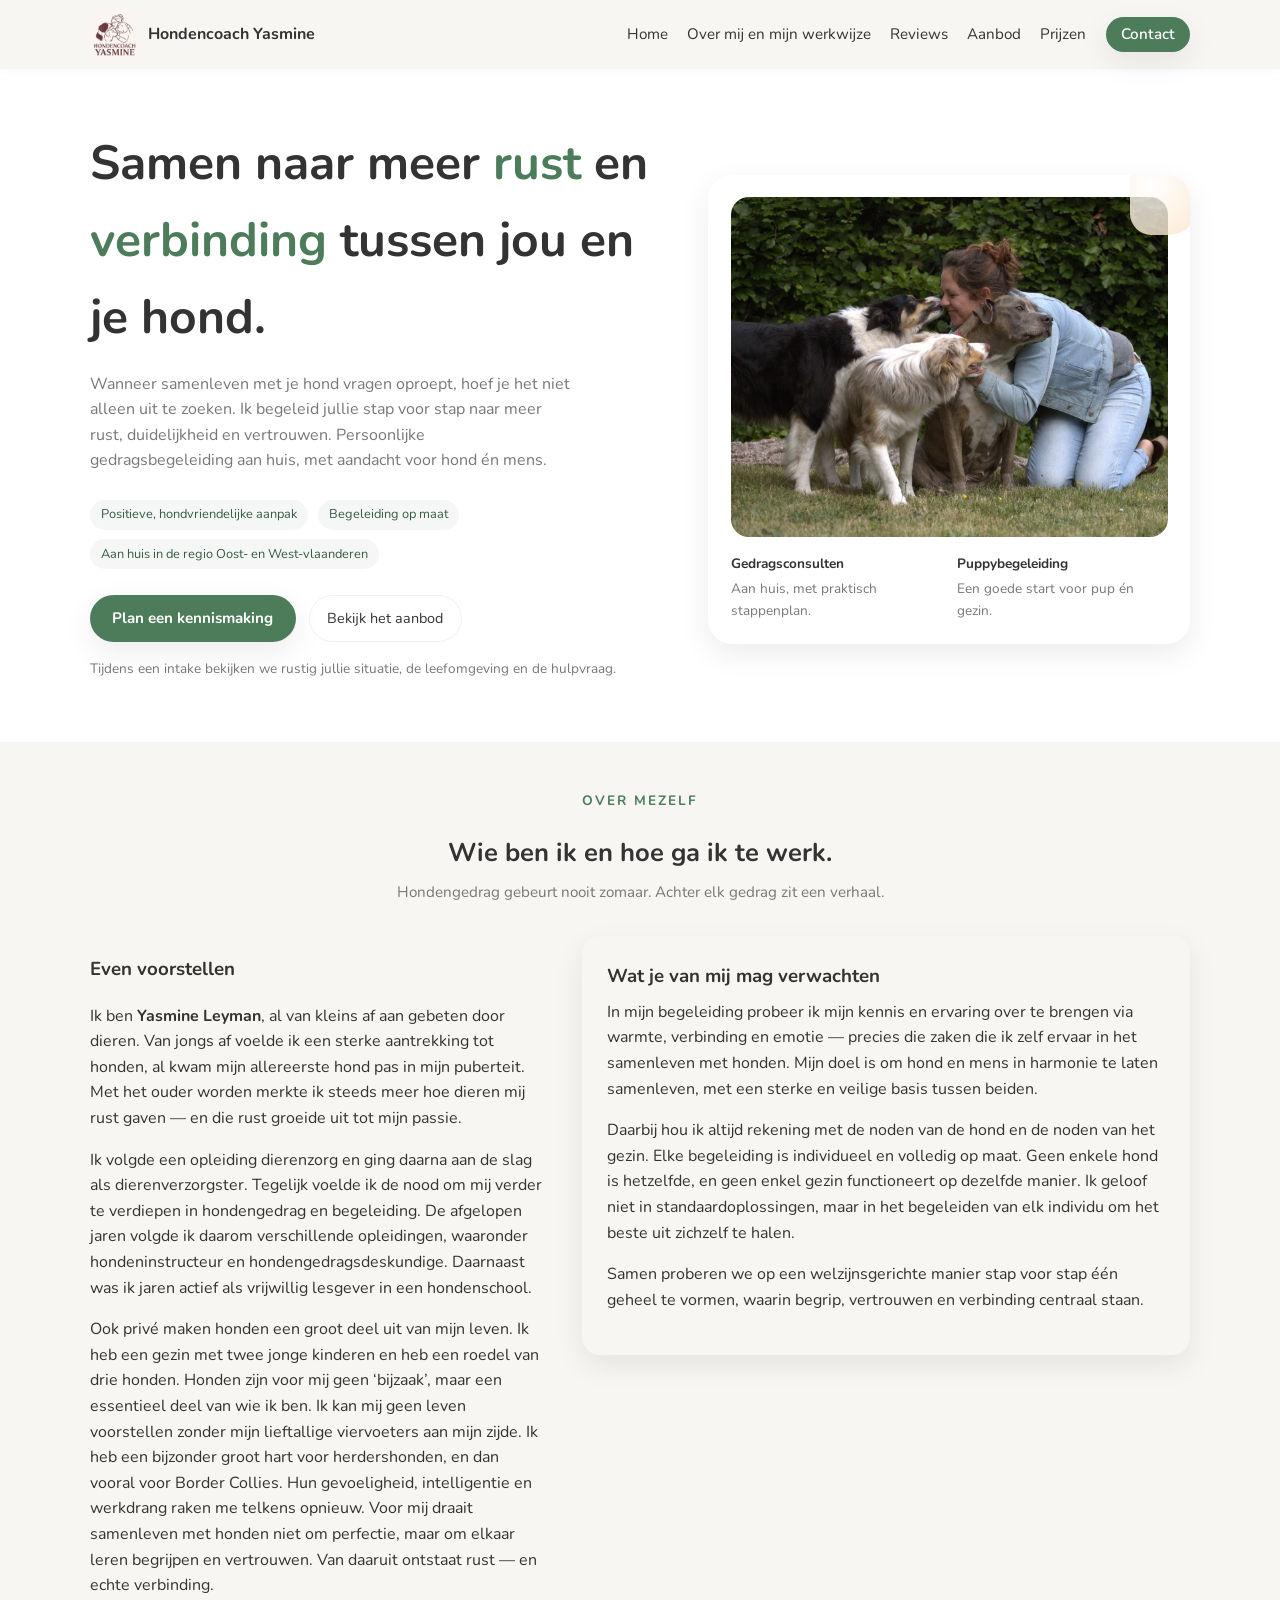
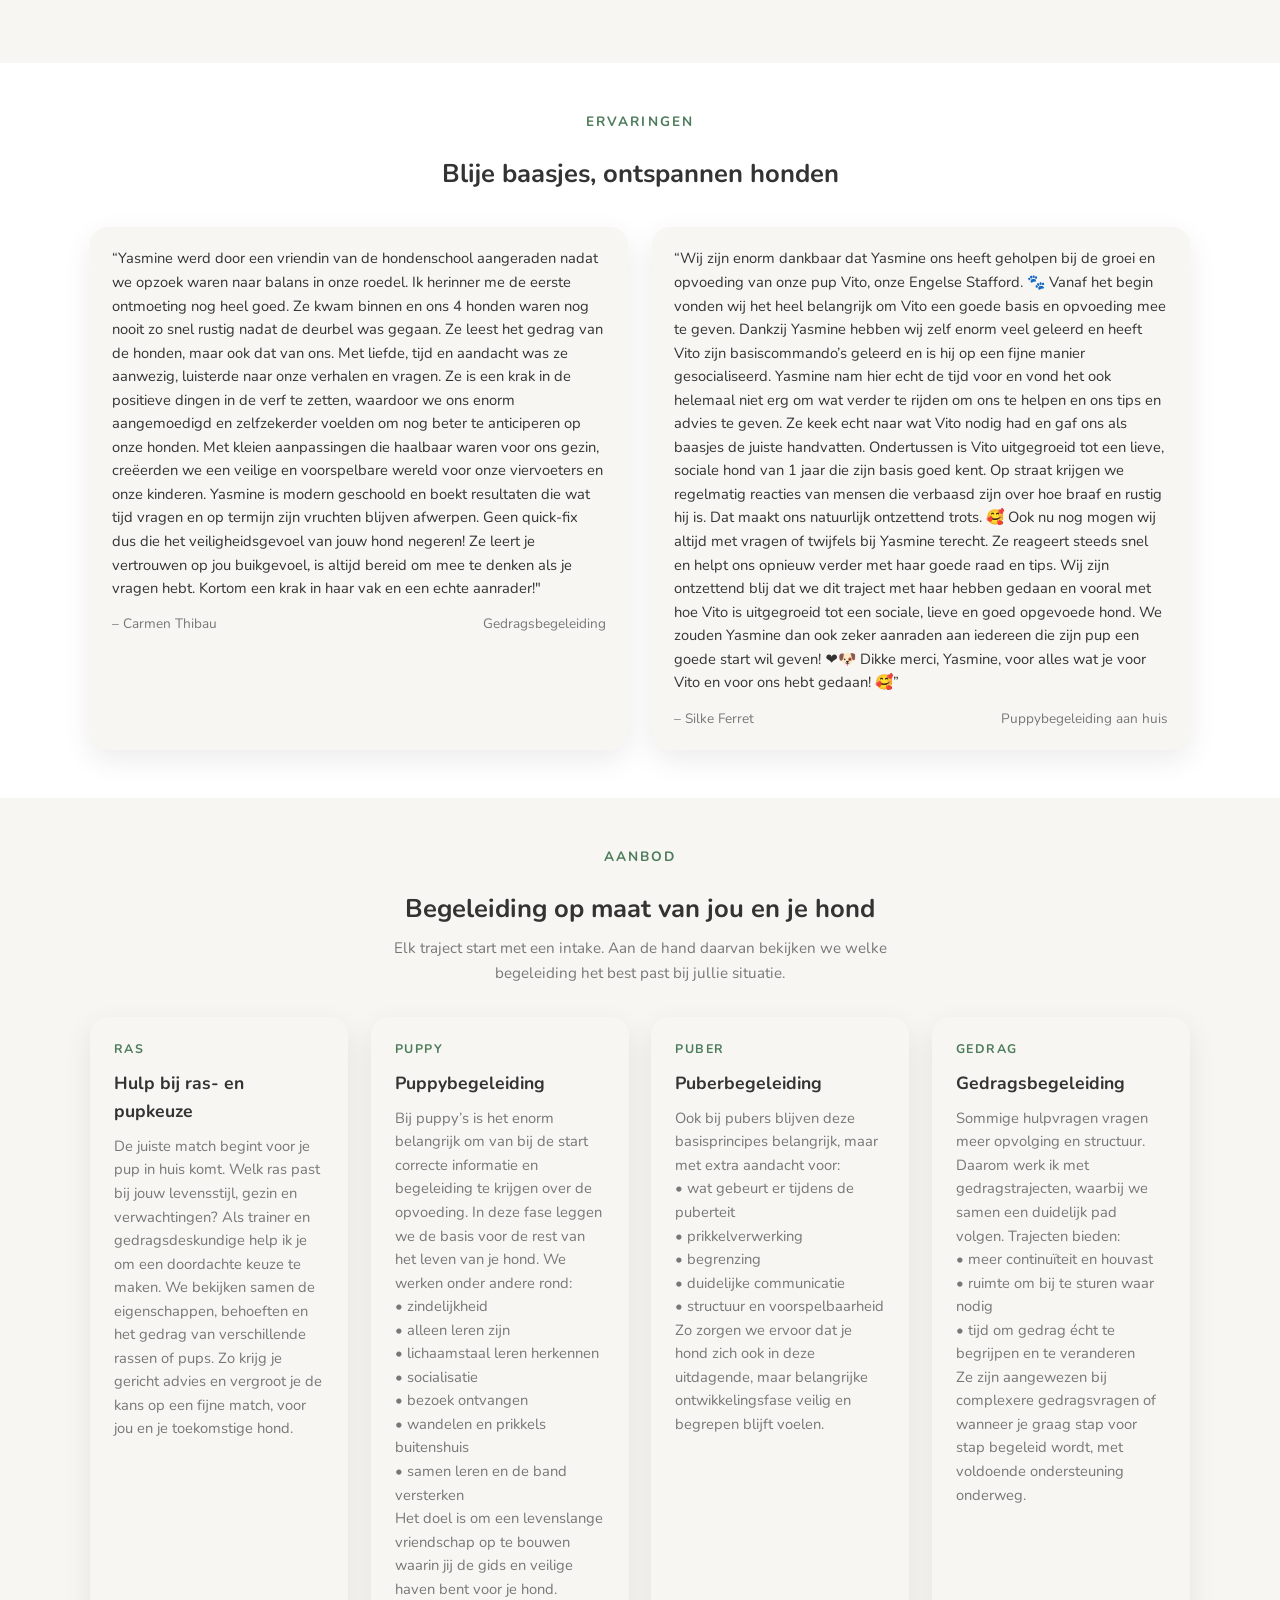
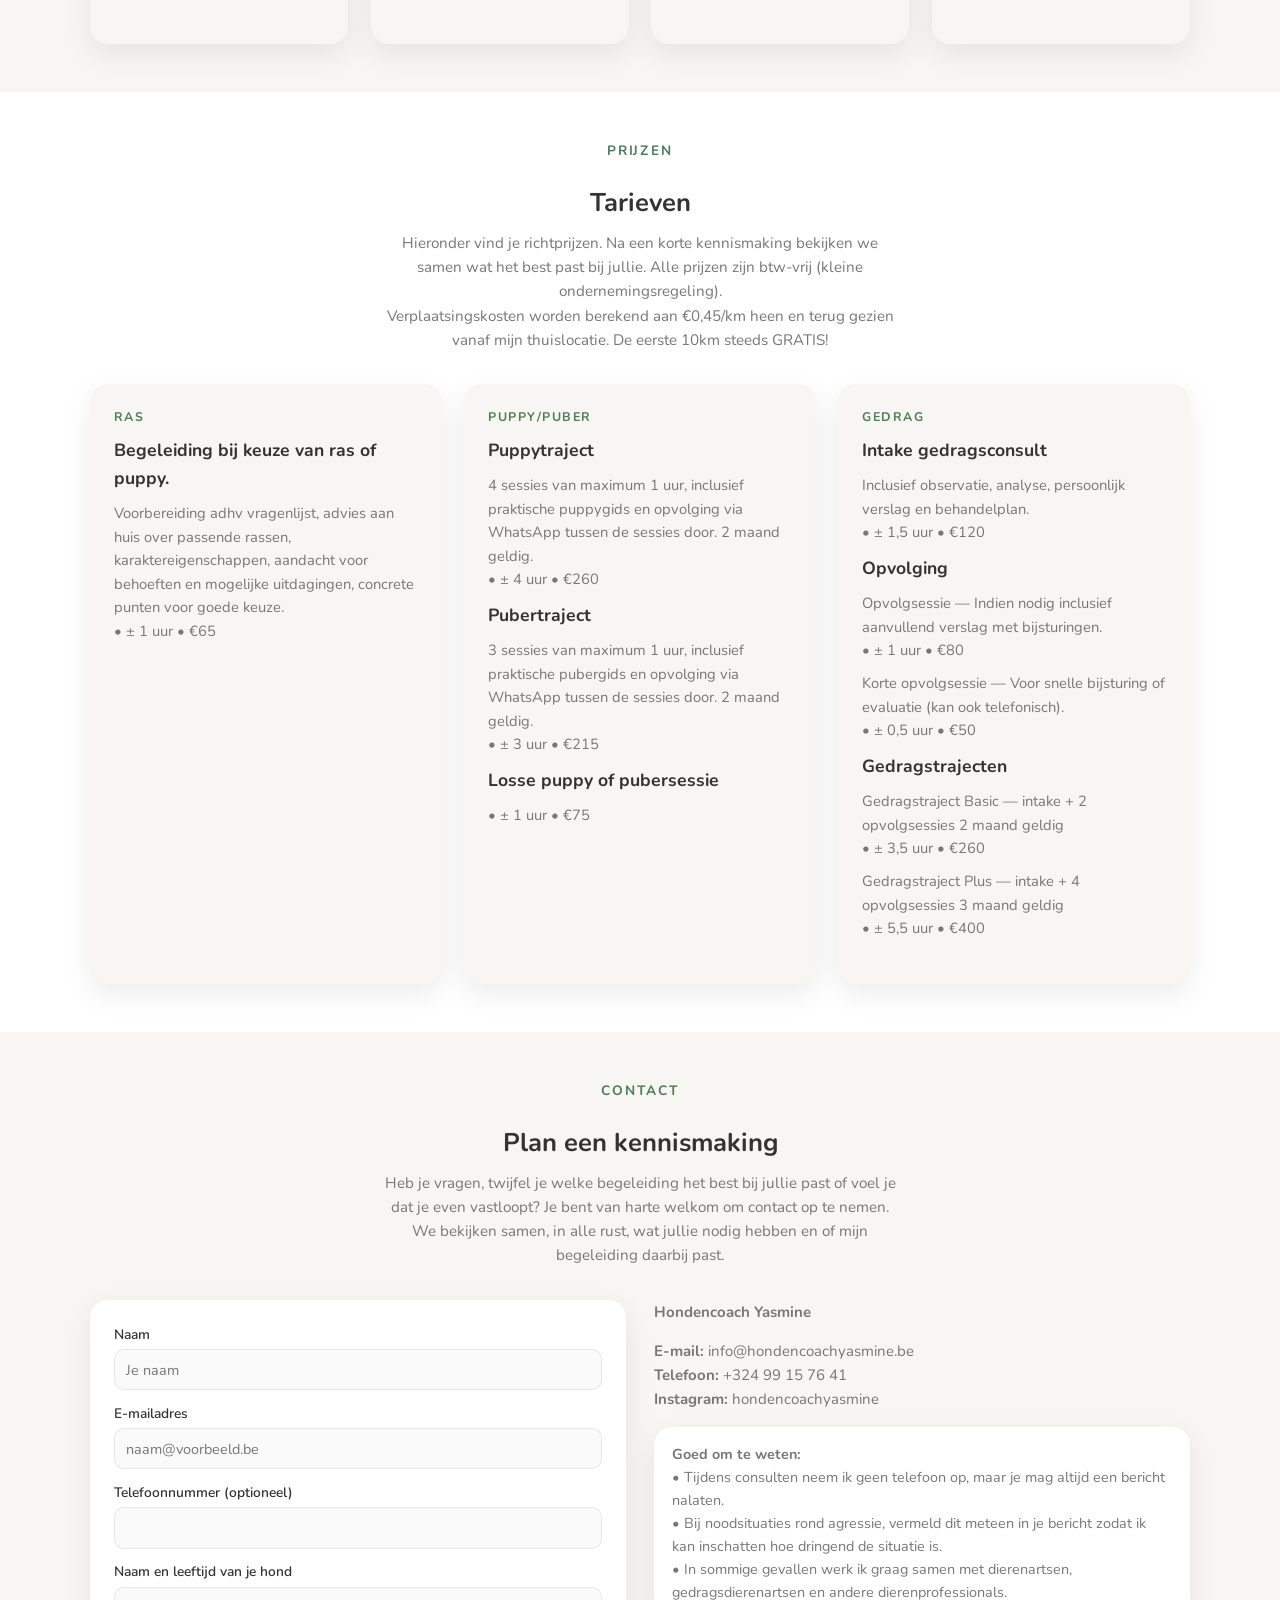
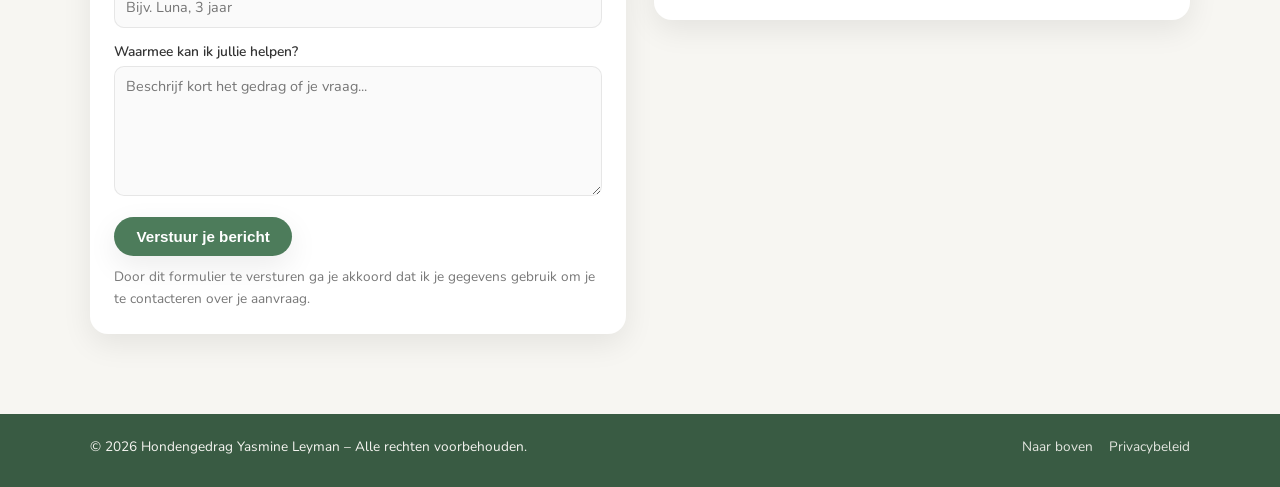
<file: index.html>
<!DOCTYPE html>
<html lang="nl">
<head>
    <link rel="icon" type="image/x-icon" href="/favicon.ico">
    <meta charset="UTF-8">
    <title>Hondencoach Yasmine</title>
    <meta name="viewport" content="width=device-width, initial-scale=1.0">
    <meta name="description" content="Hondengedragstherapie op maat door Yasmine Leyman. Samen werken aan meer rust en vertrouwen tussen jou en je hond.">
    <link rel="preconnect" href="https://fonts.googleapis.com">
    <link rel="preconnect" href="https://fonts.gstatic.com" crossorigin>
    <link href="https://fonts.googleapis.com/css2?family=Nunito:wght@300;400;600;700&display=swap" rel="stylesheet">
    <link rel="stylesheet" href="style.css">

</head>
<body>

<header>
    <div class="container nav">
        <div class="logo">
            <img src="images/hondencoachyas.jpeg" alt="Logo">
            <span>Hondencoach Yasmine</span>
        </div>

        <button class="menu-toggle" aria-label="Open menu" aria-expanded="false" aria-controls="mobile-menu">
            ☰
        </button>

        <nav>
            <ul class="nav-menu" id="mobile-menu">
                <li><a href="#top">Home</a></li>
                <li><a href="#over">Over mij en mijn werkwijze</a></li>
                <li><a href="#ervaringen">Reviews</a></li>
                <li><a href="#diensten">Aanbod</a></li>
                <li><a href="#prijzen">Prijzen</a></li>
                <li><a href="#contact" class="nav-cta">Contact</a></li>
            </ul>
        </nav>
    </div>
</header>
<main>

    <!-- HERO -->
    <section class="hero" id="top">
        <div class="container hero-grid">
            <div>
                <h1>Samen naar meer <span>rust</span> en <span>verbinding</span> tussen jou en je hond.</h1>
                <p class="hero-subtitle">
                    Wanneer samenleven met je hond vragen oproept, hoef je het niet alleen uit te zoeken. Ik begeleid jullie stap voor stap naar meer rust, duidelijkheid en vertrouwen.
                    Persoonlijke gedragsbegeleiding aan huis, met aandacht voor hond én mens.
                </p>

                <div class="hero-badges">
                    <div class="badge">Positieve, hondvriendelijke aanpak</div>
                    <div class="badge">Begeleiding op maat</div>
                    <div class="badge">Aan huis in de regio Oost- en West-vlaanderen</div>
                </div>

                <div class="hero-actions">
                    <a class="btn-primary" href="#contact">Plan een kennismaking</a>
                    <a class="btn-ghost" href="#diensten">Bekijk het aanbod</a>
                </div>

                <p class="hero-note">
                    Tijdens een intake bekijken we rustig jullie situatie, de leefomgeving en de hulpvraag.
                </p>
            </div>

            <div class="hero-visual">
                <div class="hero-card">
                    <div class="hero-paw"></div>
                    <div class="hero-photo">
                        <img src="images/yasmine-met-honden.jpg"
                             alt="Yasmine samen met haar drie honden">
                    </div>
                    <div class="hero-mini">
                        <div class="hero-mini-block">
                            <div class="hero-mini-title">Gedragsconsulten</div>
                            <div class="hero-mini-sub">Aan huis, met praktisch stappenplan.</div>
                        </div>
                        <div class="hero-mini-block">
                            <div class="hero-mini-title">Puppybegeleiding</div>
                            <div class="hero-mini-sub">Een goede start voor pup én gezin.</div>
                        </div>
                    </div>
                </div>
            </div>
        </div>
    </section>

    <!-- OVER -->
    <section id="over">
        <div class="container">
            <div class="section-kicker">Over mezelf</div>
            <h2 class="section-title">Wie ben ik en hoe ga ik te werk.</h2>
            <p class="section-intro">
                Hondengedrag gebeurt nooit zomaar. Achter elk gedrag zit een verhaal.
            </p>



            <div class="about-grid">
                <div>
                    <h3>Even voorstellen</h3>
                    <p>
                        Ik ben <strong>Yasmine Leyman</strong>, al van kleins af aan gebeten door dieren. Van jongs af voelde ik een sterke aantrekking tot honden, al kwam mijn allereerste hond pas in mijn puberteit. Met het ouder worden merkte ik steeds meer hoe dieren mij rust gaven — en die rust groeide uit tot mijn passie.</p>
                        <p>
                            Ik volgde een opleiding dierenzorg en ging daarna aan de slag als dierenverzorgster. Tegelijk voelde ik de nood om mij verder te verdiepen in hondengedrag en begeleiding. De afgelopen jaren volgde ik daarom verschillende opleidingen, waaronder hondeninstructeur en hondengedragsdeskundige. Daarnaast was ik jaren actief als vrijwillig lesgever in een hondenschool.</p>
                    <p>
                        Ook privé maken honden een groot deel uit van mijn leven. Ik heb een gezin met twee jonge kinderen en heb een roedel van drie honden. Honden zijn voor mij geen ‘bijzaak’, maar een essentieel deel van wie ik ben. Ik kan mij geen leven voorstellen zonder mijn lieftallige viervoeters aan mijn zijde.
                        Ik heb een bijzonder groot hart voor herdershonden, en dan vooral voor Border Collies. Hun gevoeligheid, intelligentie en werkdrang raken me telkens opnieuw.
                        Voor mij draait samenleven met honden niet om perfectie, maar om elkaar leren begrijpen en vertrouwen. Van daaruit ontstaat rust — en echte verbinding.

                    </p>
                </div>

                <div class="about-card">
                    <h3>Wat je van mij mag verwachten</h3>
                    In mijn begeleiding probeer ik mijn kennis en ervaring over te brengen via warmte, verbinding en emotie — precies die zaken die ik zelf ervaar in het samenleven met honden.
                    Mijn doel is om hond en mens in harmonie te laten samenleven, met een sterke en veilige basis tussen beiden.
                    <p>
                        Daarbij hou ik altijd rekening met de noden van de hond en de noden van het gezin. Elke begeleiding is individueel en volledig op maat. Geen enkele hond is hetzelfde, en geen enkel gezin functioneert op dezelfde manier. Ik geloof niet in standaardoplossingen, maar in het begeleiden van elk individu om het beste uit zichzelf te halen.
                    </p>
                    <p>
                        Samen proberen we op een welzijnsgerichte manier stap voor stap één geheel te vormen, waarin begrip, vertrouwen en verbinding centraal staan.
                    </p>


                </div>
            </div>
        </div>
    </section>


    <!-- ERVARINGEN -->
    <section id="ervaringen">
        <div class="container">
            <div class="section-kicker">Ervaringen</div>
            <h2 class="section-title">Blije baasjes, ontspannen honden</h2>
            <p class="section-intro">
            </p>

            <div class="testimonials">
                <div class="testimonial">
                    <p class="testimonial-quote">
                        “Yasmine werd door een vriendin van de hondenschool aangeraden nadat we opzoek waren naar balans in onze roedel. Ik herinner me de eerste ontmoeting nog heel goed.
                        Ze kwam binnen en ons 4 honden waren nog nooit zo snel rustig nadat de deurbel was gegaan. Ze leest het gedrag van de honden, maar ook dat van ons.
                        Met liefde, tijd en aandacht was ze aanwezig, luisterde naar onze verhalen en vragen.
                        Ze is een krak in de positieve dingen in de verf te zetten, waardoor we ons enorm aangemoedigd en zelfzekerder voelden om nog beter te anticiperen op onze honden. Met kleien aanpassingen die haalbaar waren voor ons gezin, creëerden we een veilige en voorspelbare wereld voor onze viervoeters en onze kinderen.
                        Yasmine is modern geschoold en boekt resultaten die wat tijd vragen en op termijn zijn vruchten blijven afwerpen.
                        Geen quick-fix dus die het veiligheidsgevoel van jouw hond negeren! Ze leert je vertrouwen op jou buikgevoel, is altijd bereid om mee te denken als je vragen hebt.
                        Kortom een krak in haar vak en een echte aanrader!"
                    </p>
                    <div class="testimonial-meta">
                        <span>– Carmen Thibau</span>
                        <span>Gedragsbegeleiding</span>
                    </div>
                </div>
                <div class="testimonial">
                    <p class="testimonial-quote">
                        “Wij zijn enorm dankbaar dat Yasmine ons heeft geholpen bij de groei en opvoeding van onze pup Vito, onze Engelse Stafford. 🐾

                        Vanaf het begin vonden wij het heel belangrijk om Vito een goede basis en opvoeding mee te geven. Dankzij Yasmine hebben wij zelf enorm veel geleerd en heeft Vito zijn basiscommando’s geleerd en is hij op een fijne manier gesocialiseerd.

                        Yasmine nam hier echt de tijd voor en vond het ook helemaal niet erg om wat verder te rijden om ons te helpen en ons tips en advies te geven. Ze keek echt naar wat Vito nodig had en gaf ons als baasjes de juiste handvatten.

                        Ondertussen is Vito uitgegroeid tot een lieve, sociale hond van 1 jaar die zijn basis goed kent. Op straat krijgen we regelmatig reacties van mensen die verbaasd zijn over hoe braaf en rustig hij is. Dat maakt ons natuurlijk ontzettend trots. 🥰

                        Ook nu nog mogen wij altijd met vragen of twijfels bij Yasmine terecht. Ze reageert steeds snel en helpt ons opnieuw verder met haar goede raad en tips.

                        Wij zijn ontzettend blij dat we dit traject met haar hebben gedaan en vooral met hoe Vito is uitgegroeid tot een sociale, lieve en goed opgevoede hond. We zouden Yasmine dan ook zeker aanraden aan iedereen die zijn pup een goede start wil geven! ❤️🐶

                        Dikke merci, Yasmine, voor alles wat je voor Vito en voor ons hebt gedaan! 🥰”
                    </p>
                    <div class="testimonial-meta">
                        <span>– Silke Ferret</span>
                        <span>Puppybegeleiding aan huis</span>
                    </div>
                </div>
            </div>
        </div>
    </section>



    <!-- DIENSTEN -->
    <section id="diensten">
        <div class="container">
            <div class="section-kicker">Aanbod</div>
            <h2 class="section-title">Begeleiding op maat van jou en je hond</h2>
            <p class="section-intro">
                Elk traject start met een intake. Aan de hand daarvan bekijken we welke begeleiding
                het best past bij jullie situatie.
            </p>

            <div class="cards">
                <article class="card">
                    <div class="card-tag">Ras</div>
                    <h3>Hulp bij ras- en pupkeuze</h3>
                    <p>
                        De juiste match begint voor je pup in huis komt.
                        Welk ras past bij jouw levensstijl, gezin en verwachtingen? Als trainer en gedragsdeskundige help ik je om een doordachte keuze te maken.
                        We bekijken samen de eigenschappen, behoeften en het gedrag van verschillende rassen of pups. Zo krijg je gericht advies en vergroot je de kans op een fijne match, voor jou en je toekomstige hond.

                    </p>
                    <div class="card-meta">

                    </div>
                </article>

                <article class="card">
                    <div class="card-tag">Puppy</div>
                    <h3>Puppybegeleiding</h3>
                    <p>
                        Bij puppy’s is het enorm belangrijk om van bij de start correcte informatie en begeleiding te krijgen over de opvoeding. In deze fase leggen we de basis voor de rest van het leven van je hond.
                        We werken onder andere rond:<br>
                        •	zindelijkheid<br>
                        •	alleen leren zijn<br>
                        •	lichaamstaal leren herkennen<br>
                        •	socialisatie<br>
                        •	bezoek ontvangen<br>
                        •	wandelen en prikkels buitenshuis<br>
                        •	samen leren en de band versterken<br>
                        Het doel is om een levenslange vriendschap op te bouwen waarin jij de gids en veilige haven bent voor je hond.

                    </p>
                    <div class="card-meta">

                    </div>
                </article>

                <article class="card">
                    <div class="card-tag">Puber</div>
                    <h3>Puberbegeleiding</h3>
                    <p>
                        Ook bij pubers blijven deze basisprincipes belangrijk, maar met extra aandacht voor:<br>
                        •	wat gebeurt er tijdens de puberteit<br>
                        •	prikkelverwerking<br>
                        •	begrenzing<br>
                        •	duidelijke communicatie<br>
                        •	structuur en voorspelbaarheid<br>
                        Zo zorgen we ervoor dat je hond zich ook in deze uitdagende, maar belangrijke ontwikkelingsfase veilig en begrepen blijft voelen.

                    </p>
                    <div class="card-meta">

                    </div>
                </article>

                <article class="card">
                    <div class="card-tag">Gedrag</div>
                    <h3>Gedragsbegeleiding</h3>
                    <p>
                        Sommige hulpvragen vragen meer opvolging en structuur. Daarom werk ik met gedragstrajecten, waarbij we samen een duidelijk pad volgen.
                        Trajecten bieden:<br>
                        •	meer continuïteit en houvast<br>
                        •	ruimte om bij te sturen waar nodig<br>
                        •	tijd om gedrag écht te begrijpen en te veranderen<br>
                        Ze zijn aangewezen bij complexere gedragsvragen of wanneer je graag stap voor stap begeleid wordt, met voldoende ondersteuning onderweg.

                    </p>
                    <div class="card-meta">

                    </div>
                </article>
            </div>
        </div>
    </section>



    <!-- Prijzen -->
    <section id="prijzen">
        <div class="container">
            <div class="section-kicker">Prijzen</div>
            <h2 class="section-title">Tarieven</h2>
            <p class="section-intro">
                Hieronder vind je richtprijzen. Na een korte kennismaking bekijken we samen wat het best past bij jullie. Alle prijzen zijn btw-vrij (kleine ondernemingsregeling).
                <br> Verplaatsingskosten worden berekend aan €0,45/km heen en terug gezien vanaf mijn thuislocatie. De eerste 10km steeds GRATIS!
            </p>

            <div class="cards">
                <article class="card">
                    <div class="card-tag">Ras</div>
                    <h3>Begeleiding bij keuze van ras of puppy.</h3>
                    <p>Voorbereiding adhv vragenlijst, advies aan huis over passende rassen, karaktereigenschappen, aandacht voor behoeften en mogelijke uitdagingen, concrete punten voor goede keuze. <br>• ± 1 uur  • €65 </p>
                    <div class="card-meta"></div>
                </article>

                <article class="card">
                    <div class="card-tag">Puppy/puber</div>
                    <h3>Puppytraject</h3>
                    <p>4 sessies van maximum 1 uur, inclusief praktische puppygids en opvolging via WhatsApp tussen de sessies door. 2 maand geldig.<br> • ± 4 uur • €260 <br></p>
                    <h3>Pubertraject</h3>
                    <p>3 sessies van maximum 1 uur, inclusief praktische pubergids en opvolging via WhatsApp tussen de sessies door. 2 maand geldig.<br> • ± 3 uur • €215 <br></p>
                    <h3>Losse puppy of pubersessie</h3>
                    <p>• ± 1 uur • €75 <br></p>

                </article>

                <article class="card">
                    <div class="card-tag">Gedrag</div>
                    <h3>Intake gedragsconsult</h3>
                    <p>Inclusief observatie, analyse, persoonlijk verslag en behandelplan.<br>• ± 1,5 uur • €120</p>
                    <h3>Opvolging</h3>
                    <p>Opvolgsessie —
                        Indien nodig inclusief aanvullend verslag met bijsturingen.
                        <br>• ±  1 uur • €80</p>
                    <p>Korte opvolgsessie —
                        Voor snelle bijsturing of evaluatie (kan ook telefonisch).
                        <br>• ±  0,5 uur • €50</p>
                    <h3>Gedragstrajecten</h3>
                    <p>Gedragstraject Basic — intake + 2 opvolgsessies 2 maand geldig <br>• ± 3,5 uur • €260</p>
                    <p>Gedragstraject Plus — intake + 4 opvolgsessies 3 maand geldig <br>• ± 5,5 uur • €400</p>


                    <div class="card-meta"></div>
                </article>
            </div>
        </div>
    </section>

    <!-- CONTACT -->
    <section id="contact">
        <div class="container">
            <div class="section-kicker">Contact</div>
            <h2 class="section-title">Plan een kennismaking</h2>
            <p class="section-intro">
                Heb je vragen, twijfel je welke begeleiding het best bij jullie past of voel je dat je even vastloopt?
                Je bent van harte welkom om contact op te nemen. We bekijken samen, in alle rust, wat jullie nodig hebben en of mijn begeleiding daarbij past.

            </p>

            <div class="contact-grid">

                <div class="contact-form-wrapper">

                    <form id="contact-form"
                          action="https://api.web3forms.com/submit"
                          method="POST">

                        <input type="hidden" name="access_key"
                               value="8d9c4994-89a7-45a9-ae22-067a0728693e">

                        <label for="naam">Naam</label>
                        <input type="text" id="naam" name="naam"
                               placeholder="Je naam" required>

                        <label for="email">E-mailadres</label>
                        <input type="email" id="email" name="email"
                               placeholder="naam@voorbeeld.be" required>

                        <label for="telefoon">Telefoonnummer (optioneel)</label>
                        <input type="tel" id="telefoon" name="telefoon">

                        <label for="hond">Naam en leeftijd van je hond</label>
                        <input type="text" id="hond" name="hond"
                               placeholder="Bijv. Luna, 3 jaar">

                        <label for="boodschap">Waarmee kan ik jullie helpen?</label>
                        <textarea id="boodschap" name="boodschap"
                                  placeholder="Beschrijf kort het gedrag of je vraag..."
                                  required></textarea>

                        <button type="submit" class="btn-primary">
                            Verstuur je bericht
                        </button>

                        <p class="hero-note" style="margin:0.6rem 0 0;">
                            Door dit formulier te versturen ga je akkoord
                            dat ik je gegevens gebruik om je te contacteren
                            over je aanvraag.
                        </p>

                    </form>

                    <div id="form-message" class="form-message"
                         role="status" aria-live="polite" hidden>
                        <h3>🐾 Bedankt voor je bericht!</h3>
                        <p>
                            Je bericht is succesvol verzonden.
                            Ik neem zo snel mogelijk contact met je op.
                        </p>
                    </div>

                </div>

                <div class="contact-info">
                    <p>
                        <strong>Hondencoach Yasmine</strong><br>

                    </p>
                    <p>
                        <strong>E-mail:</strong>
                        <a href="mailto:info@hondencoachyasmine.be">
                            info@hondencoachyasmine.be
                        </a><br>
                        <strong>Telefoon:</strong> <a href="tel:+32499157641">+324 99 15 76 41</a><br>
                        <strong>Instagram:</strong> <a href="https://www.instagram.com/hondencoachyasmine/" target="_blank">hondencoachyasmine</a>
                    </p>

                    <div class="contact-highlight">
                        <strong>Goed om te weten:</strong><br>
                        • Tijdens consulten neem ik geen telefoon op, maar je mag altijd een bericht nalaten.<br>
                        • Bij noodsituaties rond agressie, vermeld dit meteen in je bericht zodat ik kan inschatten
                        hoe dringend de situatie is.<br>
                        • In sommige gevallen werk ik graag samen met dierenartsen, gedragsdierenartsen en andere dierenprofessionals.
                    </div>
                </div>
            </div>

        </div>
    </section>

</main>

<footer>
    <div class="container footer-inner">
        <div>
            © <span id="year"></span> Hondengedrag Yasmine Leyman – Alle rechten voorbehouden.
        </div>
        <div class="footer-links">
            <a href="#top">Naar boven</a>
            <a href="privacy.html">Privacybeleid</a>
        </div>
    </div>
</footer>

<script>
    document.getElementById('year').textContent = new Date().getFullYear();

    const menuToggle = document.querySelector('.menu-toggle');
    const navMenu = document.querySelector('.nav-menu');

    menuToggle.addEventListener('click', () => {
        navMenu.classList.toggle('open');

        const expanded = menuToggle.getAttribute('aria-expanded') === 'true';
        menuToggle.setAttribute('aria-expanded', !expanded);
    });

    navMenu.querySelectorAll('a').forEach(link => {
        link.addEventListener('click', () => {
            navMenu.classList.remove('open');
            menuToggle.setAttribute('aria-expanded', 'false');
        });
    });
</script>
<script>
    const contactForm = document.getElementById("contact-form");
    const formMessage = document.getElementById("form-message");
    const submitButton = contactForm.querySelector('button[type="submit"]');

    contactForm.addEventListener("submit", async function (event) {
        event.preventDefault();

        if (!contactForm.reportValidity()) return;

        submitButton.disabled = true;
        submitButton.textContent = "Bezig met verzenden...";

        try {
            const formData = new FormData(contactForm);

            const response = await fetch(contactForm.action, {
                method: "POST",
                body: formData,
                headers: {
                    "Accept": "application/json"
                }
            });

            const result = await response.json();

            if (!response.ok || !result.success) {
                throw new Error("Verzenden mislukt");
            }

            contactForm.reset();
            contactForm.hidden = true;
            formMessage.hidden = false;

        } catch (error) {
            alert("Je bericht kon niet worden verzonden. Probeer het opnieuw.");
        } finally {
            submitButton.disabled = false;
            submitButton.textContent = "Verstuur je bericht";
        }
    });
</script>

</body>
</html>
</file>
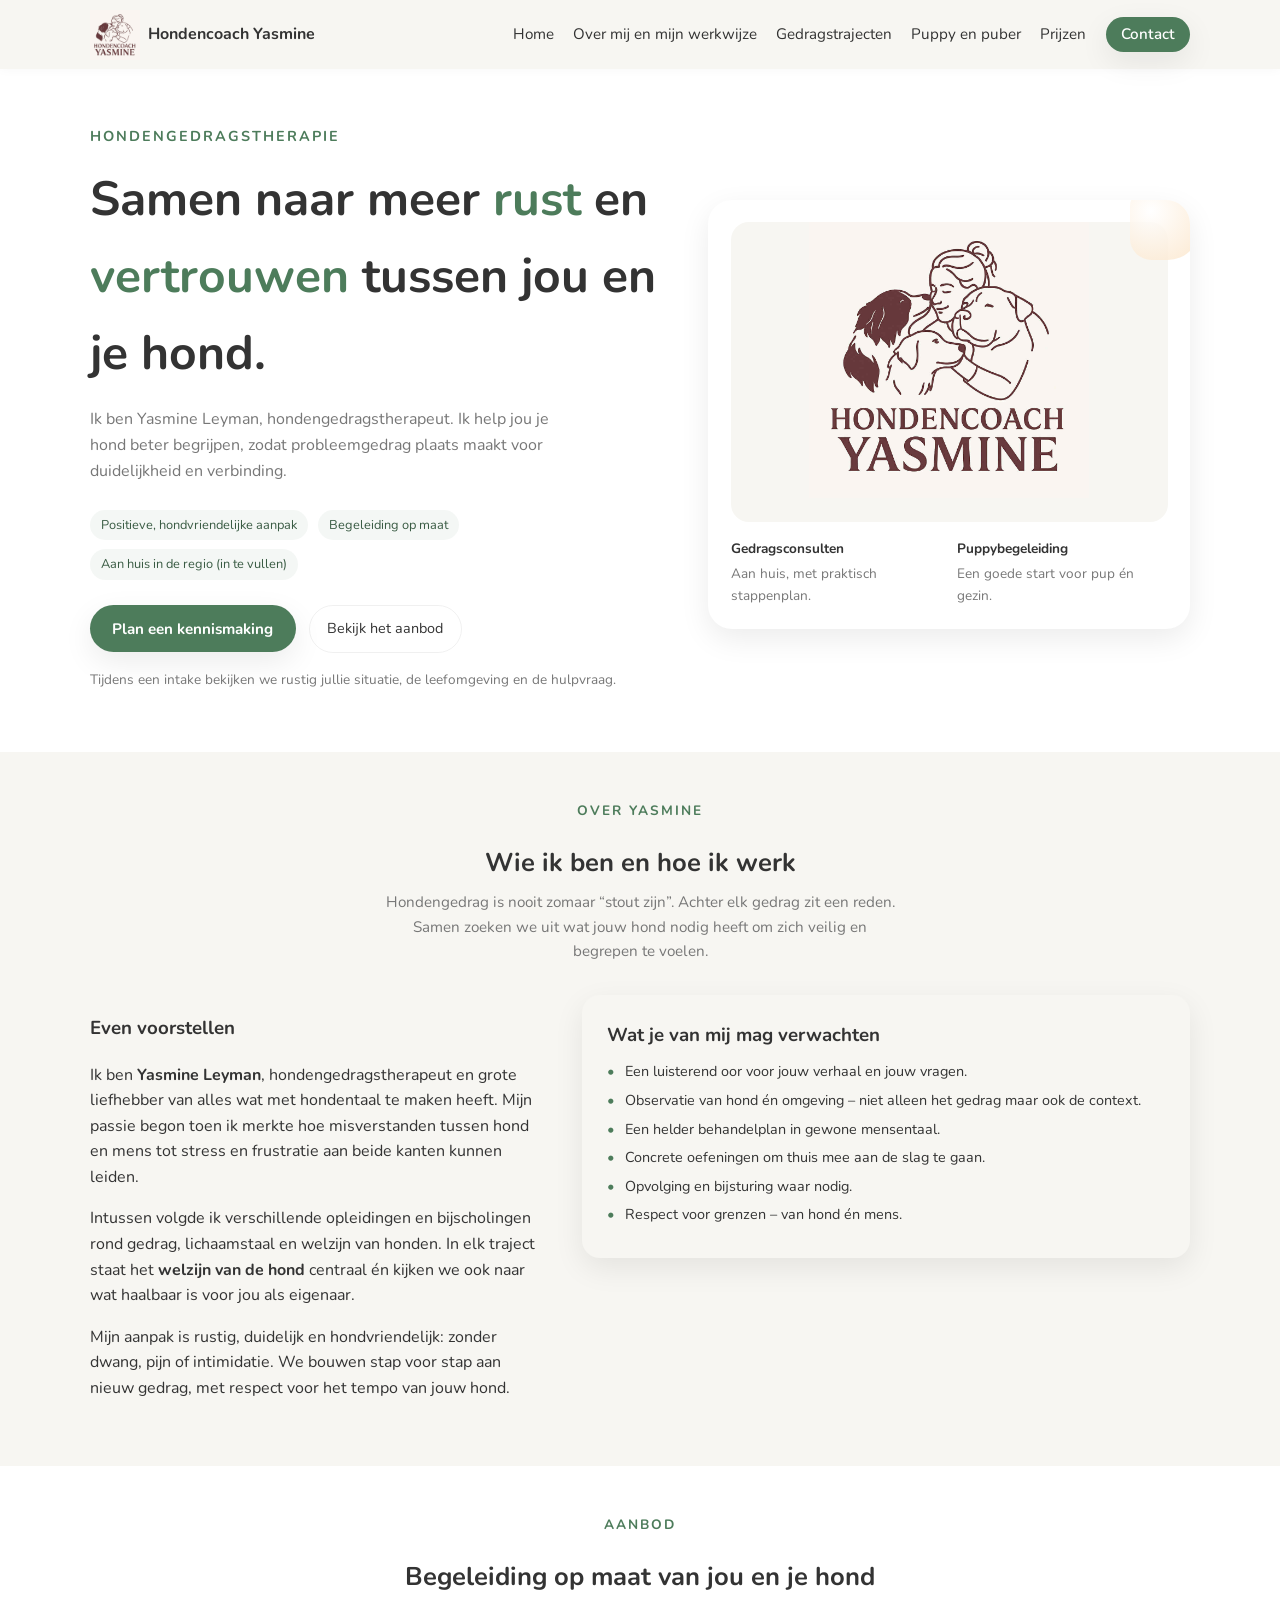
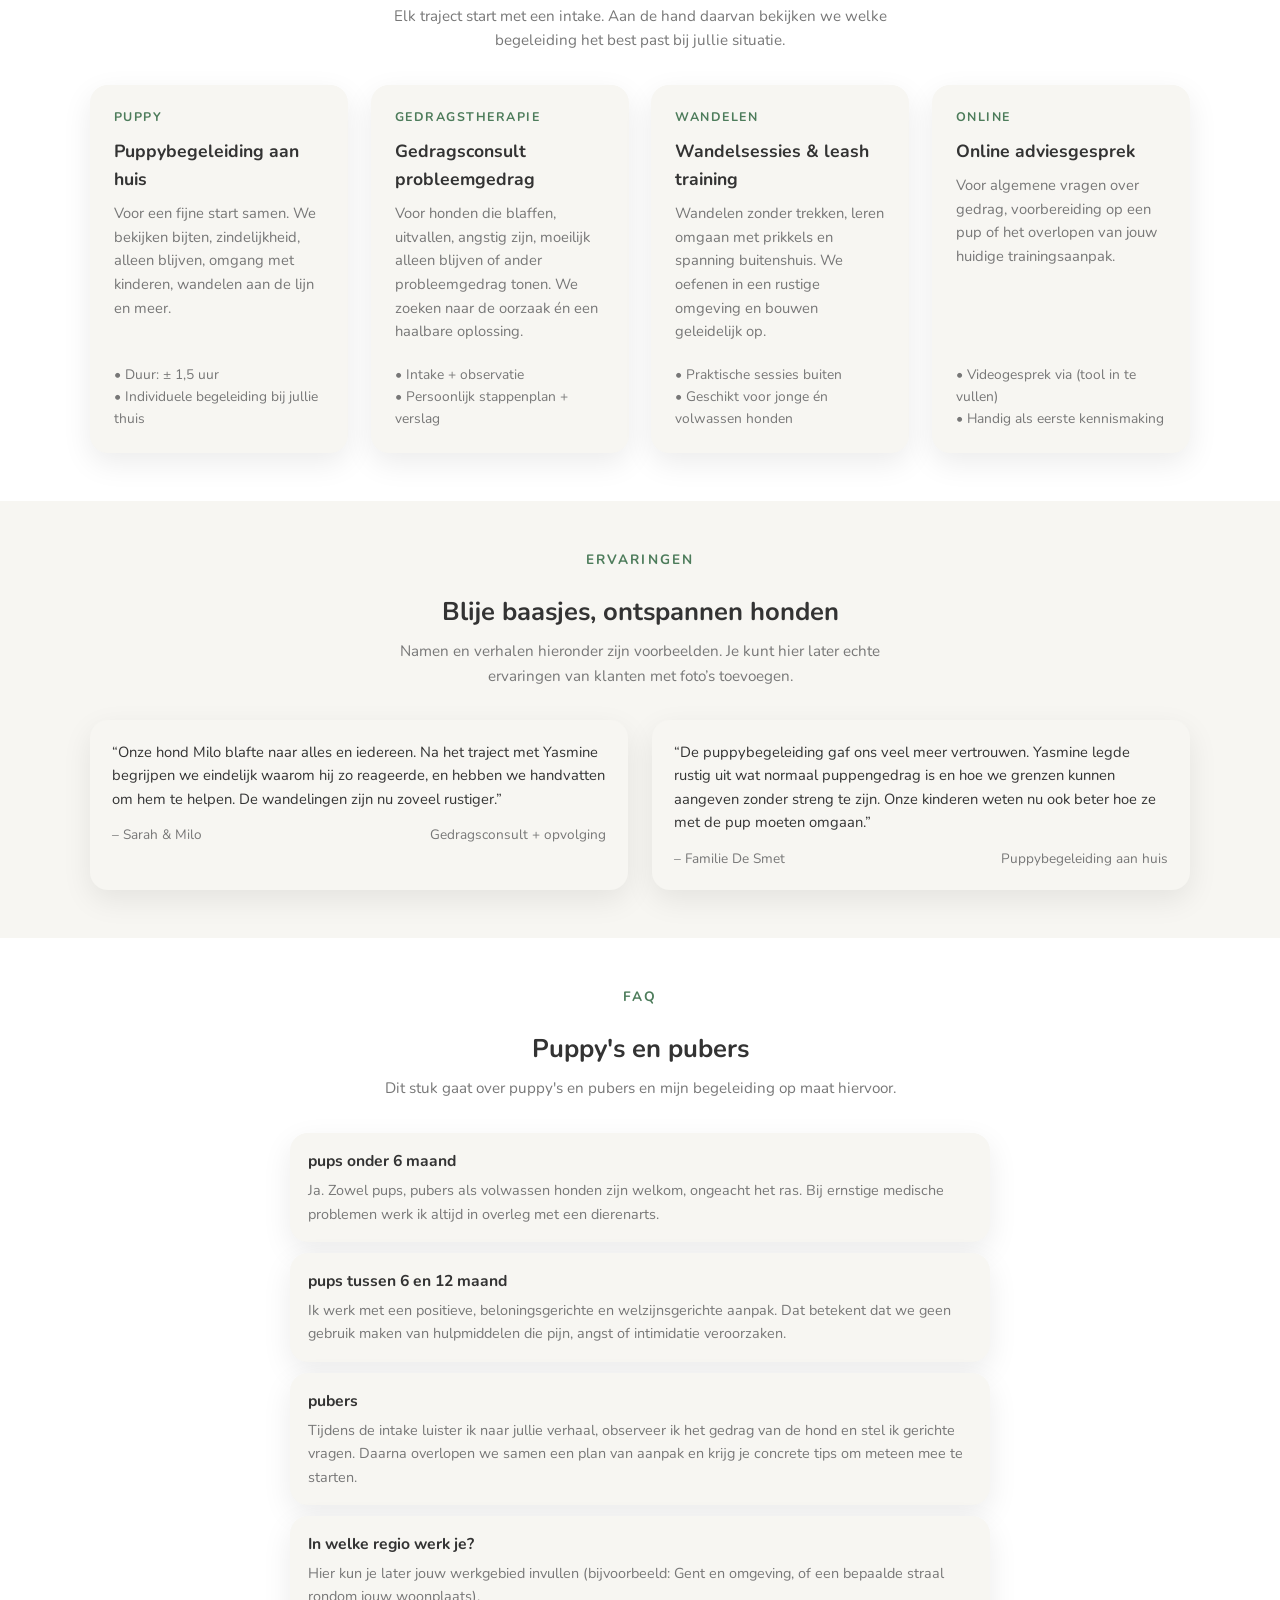
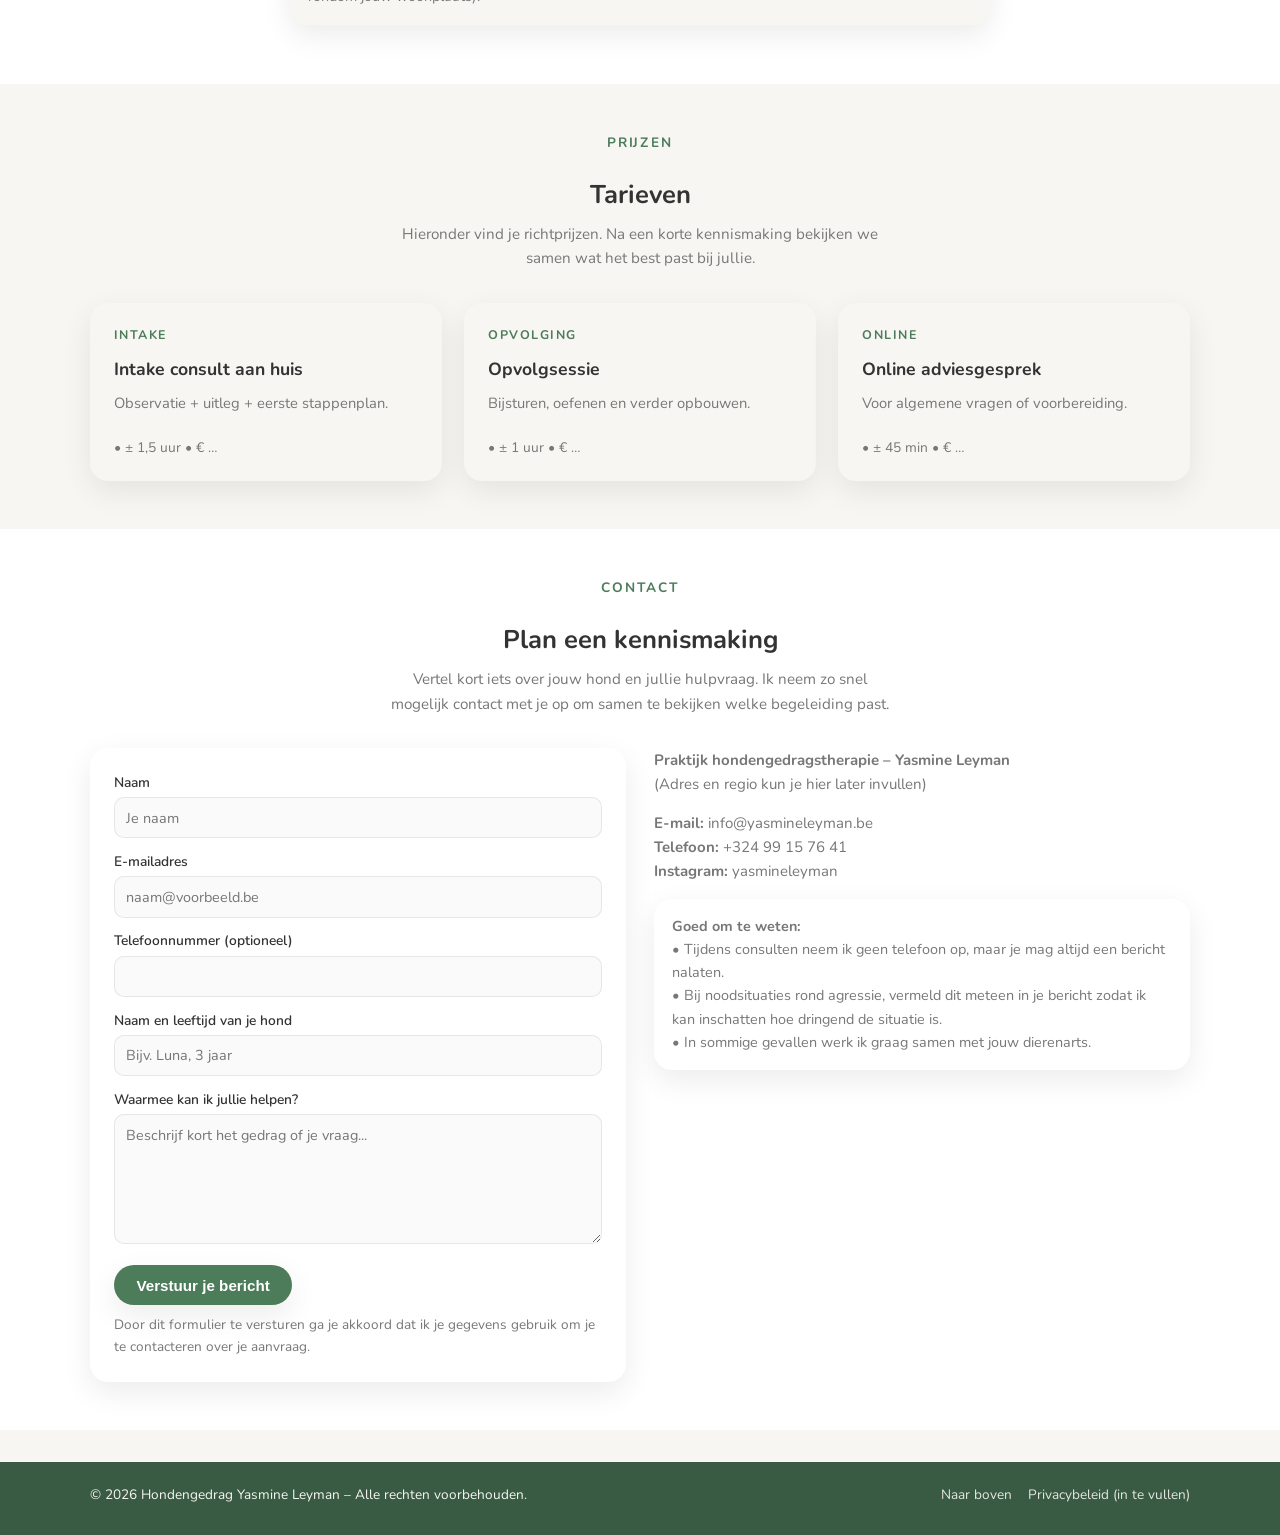
<file: src/main/resources/static/index.html>
<!DOCTYPE html>
<html lang="nl">
<head>
    <meta charset="UTF-8">
    <title>Hondencoach Yasmine</title>
    <meta name="viewport" content="width=device-width, initial-scale=1.0">
    <meta name="description" content="Hondengedragstherapie op maat door Yasmine Leyman. Samen werken aan meer rust en vertrouwen tussen jou en je hond.">
    <link rel="preconnect" href="https://fonts.googleapis.com">
    <link rel="preconnect" href="https://fonts.gstatic.com" crossorigin>
    <link href="https://fonts.googleapis.com/css2?family=Nunito:wght@300;400;600;700&display=swap" rel="stylesheet">
    <link rel="stylesheet" href="style.css">

</head>
<body>

<header>
    <div class="container nav">
        <div class="logo">
            <img src="images/hondencoachyas.jpeg" alt="Logo">
            <span>Hondencoach Yasmine</span>
        </div>

        <button class="menu-toggle" aria-label="Open menu" aria-expanded="false" aria-controls="mobile-menu">
            ☰
        </button>

        <nav>
            <ul class="nav-menu" id="mobile-menu">
                <li><a href="#top">Home</a></li>
                <li><a href="#over">Over mij en mijn werkwijze</a></li>
                <li><a href="#diensten">Gedragstrajecten</a></li>
                <li><a href="#faq">Puppy en puber</a></li>
                <li><a href="#prijzen">Prijzen</a></li>
                <li><a href="#contact" class="nav-cta">Contact</a></li>
            </ul>
        </nav>
    </div>
</header>
<main>

    <!-- HERO -->
    <section class="hero" id="top">
        <div class="container hero-grid">
            <div>
                <div class="hero-kicker">Hondengedragstherapie</div>
                <h1>Samen naar meer <span>rust</span> en <span>vertrouwen</span> tussen jou en je hond.</h1>
                <p class="hero-subtitle">
                    Ik ben Yasmine Leyman, hondengedragstherapeut. Ik help jou je hond beter begrijpen,
                    zodat probleemgedrag plaats maakt voor duidelijkheid en verbinding.
                </p>

                <div class="hero-badges">
                    <div class="badge">Positieve, hondvriendelijke aanpak</div>
                    <div class="badge">Begeleiding op maat</div>
                    <div class="badge">Aan huis in de regio (in te vullen)</div>
                </div>

                <div class="hero-actions">
                    <a class="btn-primary" href="#contact">Plan een kennismaking</a>
                    <a class="btn-ghost" href="#diensten">Bekijk het aanbod</a>
                </div>

                <p class="hero-note">
                    Tijdens een intake bekijken we rustig jullie situatie, de leefomgeving en de hulpvraag.
                </p>
            </div>

            <div class="hero-visual">
                <div class="hero-card">
                    <div class="hero-paw"></div>
                    <div class="hero-photo">
                        <img src="images/hondencoachyas.jpeg" alt="Yasmine met een hond" loading="lazy">
                    </div>
                    <div class="hero-mini">
                        <div class="hero-mini-block">
                            <div class="hero-mini-title">Gedragsconsulten</div>
                            <div class="hero-mini-sub">Aan huis, met praktisch stappenplan.</div>
                        </div>
                        <div class="hero-mini-block">
                            <div class="hero-mini-title">Puppybegeleiding</div>
                            <div class="hero-mini-sub">Een goede start voor pup én gezin.</div>
                        </div>
                    </div>
                </div>
            </div>
        </div>
    </section>

    <!-- OVER -->
    <section id="over">
        <div class="container">
            <div class="section-kicker">Over Yasmine</div>
            <h2 class="section-title">Wie ik ben en hoe ik werk</h2>
            <p class="section-intro">
                Hondengedrag is nooit zomaar “stout zijn”. Achter elk gedrag zit een reden.
                Samen zoeken we uit wat jouw hond nodig heeft om zich veilig en begrepen te voelen.
            </p>

            <div class="about-grid">
                <div>
                    <h3>Even voorstellen</h3>
                    <p>
                        Ik ben <strong>Yasmine Leyman</strong>, hondengedragstherapeut en grote liefhebber
                        van alles wat met hondentaal te maken heeft. Mijn passie begon toen ik merkte hoe
                        misverstanden tussen hond en mens tot stress en frustratie aan beide kanten kunnen leiden.
                    </p>
                    <p>
                        Intussen volgde ik verschillende opleidingen en bijscholingen rond gedrag, lichaamstaal
                        en welzijn van honden. In elk traject staat het <strong>welzijn van de hond</strong>
                        centraal én kijken we ook naar wat haalbaar is voor jou als eigenaar.
                    </p>
                    <p>
                        Mijn aanpak is rustig, duidelijk en hondvriendelijk: zonder dwang, pijn of intimidatie.
                        We bouwen stap voor stap aan nieuw gedrag, met respect voor het tempo van jouw hond.
                    </p>
                </div>

                <div class="about-card">
                    <h3>Wat je van mij mag verwachten</h3>
                    <ul class="about-list">
                        <li>Een luisterend oor voor jouw verhaal en jouw vragen.</li>
                        <li>Observatie van hond én omgeving – niet alleen het gedrag maar ook de context.</li>
                        <li>Een helder behandelplan in gewone mensentaal.</li>
                        <li>Concrete oefeningen om thuis mee aan de slag te gaan.</li>
                        <li>Opvolging en bijsturing waar nodig.</li>
                        <li>Respect voor grenzen – van hond én mens.</li>
                    </ul>
                </div>
            </div>
        </div>
    </section>

    <!-- DIENSTEN -->
    <section id="diensten">
        <div class="container">
            <div class="section-kicker">Aanbod</div>
            <h2 class="section-title">Begeleiding op maat van jou en je hond</h2>
            <p class="section-intro">
                Elk traject start met een intake. Aan de hand daarvan bekijken we welke begeleiding
                het best past bij jullie situatie.
            </p>

            <div class="cards">
                <article class="card">
                    <div class="card-tag">Puppy</div>
                    <h3>Puppybegeleiding aan huis</h3>
                    <p>
                        Voor een fijne start samen. We bekijken bijten, zindelijkheid, alleen blijven,
                        omgang met kinderen, wandelen aan de lijn en meer.
                    </p>
                    <div class="card-meta">
                        • Duur: ± 1,5 uur<br>
                        • Individuele begeleiding bij jullie thuis
                    </div>
                </article>

                <article class="card">
                    <div class="card-tag">Gedragstherapie</div>
                    <h3>Gedragsconsult probleemgedrag</h3>
                    <p>
                        Voor honden die blaffen, uitvallen, angstig zijn, moeilijk alleen blijven of
                        ander probleemgedrag tonen. We zoeken naar de oorzaak én een haalbare oplossing.
                    </p>
                    <div class="card-meta">
                        • Intake + observatie<br>
                        • Persoonlijk stappenplan + verslag
                    </div>
                </article>

                <article class="card">
                    <div class="card-tag">Wandelen</div>
                    <h3>Wandelsessies & leash training</h3>
                    <p>
                        Wandelen zonder trekken, leren omgaan met prikkels en spanning buitenshuis.
                        We oefenen in een rustige omgeving en bouwen geleidelijk op.
                    </p>
                    <div class="card-meta">
                        • Praktische sessies buiten<br>
                        • Geschikt voor jonge én volwassen honden
                    </div>
                </article>

                <article class="card">
                    <div class="card-tag">Online</div>
                    <h3>Online adviesgesprek</h3>
                    <p>
                        Voor algemene vragen over gedrag, voorbereiding op een pup of het overlopen
                        van jouw huidige trainingsaanpak.
                    </p>
                    <div class="card-meta">
                        • Videogesprek via (tool in te vullen)<br>
                        • Handig als eerste kennismaking
                    </div>
                </article>
            </div>
        </div>
    </section>

    <!-- ERVARINGEN -->
    <section id="ervaringen">
        <div class="container">
            <div class="section-kicker">Ervaringen</div>
            <h2 class="section-title">Blije baasjes, ontspannen honden</h2>
            <p class="section-intro">
                Namen en verhalen hieronder zijn voorbeelden. Je kunt hier later echte ervaringen
                van klanten met foto’s toevoegen.
            </p>

            <div class="testimonials">
                <div class="testimonial">
                    <p class="testimonial-quote">
                        “Onze hond Milo blafte naar alles en iedereen. Na het traject met Yasmine begrijpen
                        we eindelijk waarom hij zo reageerde, en hebben we handvatten om hem te helpen.
                        De wandelingen zijn nu zoveel rustiger.”
                    </p>
                    <div class="testimonial-meta">
                        <span>– Sarah & Milo</span>
                        <span>Gedragsconsult + opvolging</span>
                    </div>
                </div>
                <div class="testimonial">
                    <p class="testimonial-quote">
                        “De puppybegeleiding gaf ons veel meer vertrouwen. Yasmine legde rustig uit wat normaal
                        puppengedrag is en hoe we grenzen kunnen aangeven zonder streng te zijn. Onze kinderen
                        weten nu ook beter hoe ze met de pup moeten omgaan.”
                    </p>
                    <div class="testimonial-meta">
                        <span>– Familie De Smet</span>
                        <span>Puppybegeleiding aan huis</span>
                    </div>
                </div>
            </div>
        </div>
    </section>

    <!-- FAQ -->
    <section id="faq">
        <div class="container">
            <div class="section-kicker">FAQ</div>
            <h2 class="section-title">Puppy's en pubers</h2>
            <p class="section-intro">
                Dit stuk gaat over puppy's en pubers en mijn begeleiding op maat hiervoor.
            </p>

            <div class="faq">
                <div class="faq-item">
                    <h3>pups onder 6 maand</h3>
                    <p>
                        Ja. Zowel pups, pubers als volwassen honden zijn welkom, ongeacht het ras.
                        Bij ernstige medische problemen werk ik altijd in overleg met een dierenarts.
                    </p>
                </div>
                <div class="faq-item">
                    <h3>pups tussen 6 en 12 maand</h3>
                    <p>
                        Ik werk met een positieve, beloningsgerichte en welzijnsgerichte aanpak.
                        Dat betekent dat we geen gebruik maken van hulpmiddelen die pijn, angst of intimidatie veroorzaken.
                    </p>
                </div>
                <div class="faq-item">
                    <h3>pubers</h3>
                    <p>
                        Tijdens de intake luister ik naar jullie verhaal, observeer ik het gedrag van de hond
                        en stel ik gerichte vragen. Daarna overlopen we samen een plan van aanpak en krijg je
                        concrete tips om meteen mee te starten.
                    </p>
                </div>
                <div class="faq-item">
                    <h3>In welke regio werk je?</h3>
                    <p>
                        Hier kun je later jouw werkgebied invullen (bijvoorbeeld: Gent en omgeving, of een bepaalde straal rondom jouw woonplaats).
                    </p>
                </div>
            </div>
        </div>
    </section>


    <!-- Prijzen -->
    <section id="prijzen">
        <div class="container">
            <div class="section-kicker">Prijzen</div>
            <h2 class="section-title">Tarieven</h2>
            <p class="section-intro">
                Hieronder vind je richtprijzen. Na een korte kennismaking bekijken we samen wat het best past bij jullie.
            </p>

            <div class="cards">
                <article class="card">
                    <div class="card-tag">Intake</div>
                    <h3>Intake consult aan huis</h3>
                    <p>Observatie + uitleg + eerste stappenplan.</p>
                    <div class="card-meta">• ± 1,5 uur • € …</div>
                </article>

                <article class="card">
                    <div class="card-tag">Opvolging</div>
                    <h3>Opvolgsessie</h3>
                    <p>Bijsturen, oefenen en verder opbouwen.</p>
                    <div class="card-meta">• ± 1 uur • € …</div>
                </article>

                <article class="card">
                    <div class="card-tag">Online</div>
                    <h3>Online adviesgesprek</h3>
                    <p>Voor algemene vragen of voorbereiding.</p>
                    <div class="card-meta">• ± 45 min • € …</div>
                </article>
            </div>
        </div>
    </section>

    <!-- CONTACT -->
    <section id="contact">
        <div class="container">
            <div class="section-kicker">Contact</div>
            <h2 class="section-title">Plan een kennismaking</h2>
            <p class="section-intro">
                Vertel kort iets over jouw hond en jullie hulpvraag. Ik neem zo snel mogelijk contact met je op
                om samen te bekijken welke begeleiding past.
            </p>

            <div class="contact-grid">
                <form>
                    <label for="naam">Naam</label>
                    <input type="text" id="naam" name="naam" placeholder="Je naam" required>

                    <label for="email">E-mailadres</label>
                    <input type="email" id="email" name="email" placeholder="naam@voorbeeld.be" required>

                    <label for="telefoon">Telefoonnummer (optioneel)</label>
                    <input type="tel" id="telefoon" name="telefoon" placeholder="">

                    <label for="hond">Naam en leeftijd van je hond</label>
                    <input type="text" id="hond" name="hond" placeholder="Bijv. Luna, 3 jaar">

                    <label for="boodschap">Waarmee kan ik jullie helpen?</label>
                    <textarea id="boodschap" name="boodschap" placeholder="Beschrijf kort het gedrag of je vraag..." required></textarea>

                    <button type="submit" class="btn-primary">Verstuur je bericht</button>
                    <p class="hero-note" style="margin:0.6rem 0 0;">
                        Door dit formulier te versturen ga je akkoord dat ik je gegevens gebruik om je te contacteren over je aanvraag.
                    </p>
                </form>

                <div class="contact-info">
                    <p>
                        <strong>Praktijk hondengedragstherapie – Yasmine Leyman</strong><br>
                        (Adres en regio kun je hier later invullen)
                    </p>
                    <p>
                        <strong>E-mail:</strong> info@yasmineleyman.be <br>
                        <strong>Telefoon:</strong> <a href="tel:+32499157641">+324 99 15 76 41</a><br>
                        <strong>Instagram:</strong> <a href="https://www.instagram.com/yasmineleyman/" target="_blank">yasmineleyman</a>
                    </p>

                    <div class="contact-highlight">
                        <strong>Goed om te weten:</strong><br>
                        • Tijdens consulten neem ik geen telefoon op, maar je mag altijd een bericht nalaten.<br>
                        • Bij noodsituaties rond agressie, vermeld dit meteen in je bericht zodat ik kan inschatten
                        hoe dringend de situatie is.<br>
                        • In sommige gevallen werk ik graag samen met jouw dierenarts.
                    </div>
                </div>
            </div>

        </div>
    </section>

</main>

<footer>
    <div class="container footer-inner">
        <div>
            © <span id="year"></span> Hondengedrag Yasmine Leyman – Alle rechten voorbehouden.
        </div>
        <div class="footer-links">
            <a href="#top">Naar boven</a>
            <a href="#">Privacybeleid (in te vullen)</a>
        </div>
    </div>
</footer>

<script>
    document.getElementById('year').textContent = new Date().getFullYear();

    const menuToggle = document.querySelector('.menu-toggle');
    const navMenu = document.querySelector('.nav-menu');

    menuToggle.addEventListener('click', () => {
        navMenu.classList.toggle('open');

        const expanded = menuToggle.getAttribute('aria-expanded') === 'true';
        menuToggle.setAttribute('aria-expanded', !expanded);
    });

    navMenu.querySelectorAll('a').forEach(link => {
        link.addEventListener('click', () => {
            navMenu.classList.remove('open');
            menuToggle.setAttribute('aria-expanded', 'false');
        });
    });
</script>

</body>
</html>
</file>
<file: style.css>
:root {
    --color-bg: #f7f6f2;
    --color-bg-alt: #ffffff;
    --color-primary: #4d7c5b;
    --color-primary-dark: #395b43;
    --color-accent: #f3a76b;
    --color-text: #333333;
    --color-muted: #777777;
    --shadow-soft: 0 10px 30px rgba(0,0,0,0.08);
    --radius-lg: 18px;
}

* {
    box-sizing: border-box;
}

body {
    margin: 0;
    font-family: "Nunito", system-ui, -apple-system, BlinkMacSystemFont, "Segoe UI", sans-serif;
    background: var(--color-bg);
    color: var(--color-text);
    line-height: 1.6;
}

a {
    color: inherit;
    text-decoration: none;
}

img {
    max-width: 100%;
    display: block;
}

/* Layout & nav */

header {
    position: sticky;
    top: 0;
    z-index: 999;
    background: rgba(247, 246, 242, 0.95);
    backdrop-filter: blur(10px);
    box-shadow: 0 1px 10px rgba(0,0,0,0.03);
}

.container {
    width: min(1100px, 92%);
    margin: 0 auto;
}

.nav {
    display: flex;
    align-items: center;
    justify-content: space-between;
    padding: 0.6rem 0;
}

.logo {
    display: flex;
    align-items: center;
    gap: 0.5rem;
    font-weight: 700;
}

.logo img {
    height: 50px;
    width: auto;
}

nav ul {
    list-style: none;
    display: flex;
    gap: 1.2rem;
    margin: 0;
    padding: 0;
    font-size: 0.95rem;
}

nav a {
    position: relative;
    padding-bottom: 0.2rem;
}

nav a::after {
    content: "";
    position: absolute;
    left: 0;
    bottom: 0;
    width: 0;
    height: 2px;
    background: var(--color-primary);
    transition: width 0.2s ease;
}

nav a:hover::after {
    width: 100%;
}

.nav-cta {
    padding: 0.45rem 0.95rem;
    background: var(--color-primary);
    color: #fff;
    border-radius: 999px;
    font-weight: 600;
    box-shadow: var(--shadow-soft);
}

.nav-cta:hover {
    background: var(--color-primary-dark);
}

/* Hero */

.hero {
    padding: 3.5rem 0 3rem;
}

.hero-grid {
    display: grid;
    grid-template-columns: minmax(0, 3fr) minmax(0, 2.5fr);
    gap: 2.5rem;
    align-items: center;
}

.hero-kicker {
    font-size: 0.9rem;
    text-transform: uppercase;
    letter-spacing: 0.14em;
    color: var(--color-primary);
    font-weight: 700;
    margin-bottom: 0.8rem;
}

.hero h1 {
    font-size: clamp(2.2rem, 3.2vw + 1.4rem, 3rem);
    margin: 0 0 0.7rem;
}

.hero h1 span {
    color: var(--color-primary);
}

.hero-subtitle {
    color: var(--color-muted);
    max-width: 30rem;
    margin-bottom: 1.6rem;
}

.hero-badges {
    display: flex;
    flex-wrap: wrap;
    gap: 0.6rem;
    margin-bottom: 1.6rem;
}

.badge {
    padding: 0.3rem 0.7rem;
    border-radius: 999px;
    background: rgba(77, 124, 91, 0.06);
    font-size: 0.8rem;
    color: var(--color-primary-dark);
}

.hero-actions {
    display: flex;
    flex-wrap: wrap;
    gap: 0.8rem;
    align-items: center;
}

.btn-primary {
    padding: 0.7rem 1.4rem;
    border-radius: 999px;
    border: none;
    background: var(--color-primary);
    color: #fff;
    font-weight: 700;
    cursor: pointer;
    font-size: 0.95rem;
    box-shadow: var(--shadow-soft);
    transition: transform 0.1s ease, box-shadow 0.1s ease, background 0.1s ease;
}

.btn-primary:hover {
    background: var(--color-primary-dark);
    transform: translateY(-1px);
    box-shadow: 0 12px 35px rgba(0,0,0,0.12);
}

.btn-ghost {
    padding: 0.7rem 1.1rem;
    border-radius: 999px;
    border: 1px solid rgba(0,0,0,0.06);
    background: transparent;
    font-size: 0.9rem;
    cursor: pointer;
    color: var(--color-text);
}
.btn-primary, .btn-ghost {
    display: inline-flex;
    align-items: center;
    justify-content: center;
    text-align: center;
}
.btn-ghost:hover {
    border-color: rgba(0,0,0,0.14);
    background: rgba(0,0,0,0.02);
}

.hero-note {
    margin-top: 1rem;
    font-size: 0.85rem;
    color: var(--color-muted);
}

.hero-visual {
    position: relative;
}

.hero-card {
    background: var(--color-bg-alt);
    border-radius: 24px;
    padding: 1.4rem;
    box-shadow: var(--shadow-soft);
    position: relative;
    overflow: hidden;
}

.hero-paw {
    position: absolute;
    right: -10px;
    top: -10px;
    width: 70px;
    height: 70px;
    background: radial-gradient(circle at 30% 30%, #fff, #fbe3c5);
    opacity: 0.8;
    border-radius: 30% 70% 60% 40%;
}

.hero-photo {
    border-radius: 18px;
    height: 340px;
    overflow: hidden;
    background: #f7f6f2;
}

.hero-photo img {
    width: 100%;
    height: 100%;
    object-fit: cover;
    object-position: center center;
    display: block;
    transform: none;
}

/* placeholder uitzetten nu je een echte foto gebruikt */
.hero-photo::after {
    content: none;
}

.hero-mini {
    margin-top: 1rem;
    display: flex;
    justify-content: space-between;
    gap: 1rem;
    font-size: 0.85rem;
}

.hero-mini-block {
    flex: 1;
}

.hero-mini-title {
    font-weight: 700;
    margin-bottom: 0.2rem;
}

.hero-mini-sub {
    color: var(--color-muted);
}

/* Sections */

section {
    padding: 3rem 0;
}

section:nth-of-type(odd) {
    background: var(--color-bg-alt);
}

.section-title {
    text-align: center;
    margin-bottom: 0.4rem;
    font-size: 1.6rem;
}

.section-kicker {
    text-align: center;
    font-size: 0.85rem;
    text-transform: uppercase;
    letter-spacing: 0.15em;
    color: var(--color-primary);
    font-weight: 700;
    margin-bottom: 0.6rem;
}

.section-intro {
    text-align: center;
    max-width: 32rem;
    margin: 0 auto 2rem;
    color: var(--color-muted);
    font-size: 0.95rem;
}

/* Over */

.about-grid {
    display: grid;
    grid-template-columns: minmax(0, 1.2fr) minmax(0, 1.6fr);
    gap: 2.2rem;
    align-items: start;
}

.about-card {
    background: var(--color-bg);
    padding: 1.6rem;
    border-radius: var(--radius-lg);
    box-shadow: var(--shadow-soft);
}

.about-card h3 {
    margin-top: 0;
    margin-bottom: 0.5rem;
}

.about-list {
    list-style: none;
    padding: 0;
    margin: 0.6rem 0 0;
    font-size: 0.9rem;
}

.about-list li {
    margin-bottom: 0.35rem;
    padding-left: 1.1rem;
    position: relative;
}

.about-list li::before {
    content: "•";
    position: absolute;
    left: 0;
    top: 0;
    color: var(--color-primary);
}

/* Diensten */

.cards {
    display: grid;
    grid-template-columns: repeat(auto-fit, minmax(230px, 1fr));
    gap: 1.4rem;
}

.card {
    background: var(--color-bg);
    border-radius: var(--radius-lg);
    padding: 1.4rem 1.5rem;
    box-shadow: var(--shadow-soft);
    display: flex;
    flex-direction: column;
    gap: 0.6rem;
}

.card h3 {
    margin: 0;
    font-size: 1.1rem;
}

.card p {
    margin: 0;
    font-size: 0.92rem;
    color: var(--color-muted);
}

.card-tag {
    font-size: 0.78rem;
    text-transform: uppercase;
    letter-spacing: 0.12em;
    color: var(--color-primary);
    font-weight: 700;
}

.card-meta {
    margin-top: auto;
    padding-top: 0.7rem;
    font-size: 0.86rem;
    color: var(--color-muted);
}

/* Testimonials */

.testimonials {
    display: grid;
    grid-template-columns: minmax(0, 1.2fr) minmax(0, 1.2fr);
    gap: 1.5rem;
}

.testimonial {
    background: var(--color-bg);
    border-radius: var(--radius-lg);
    padding: 1.3rem 1.4rem;
    box-shadow: var(--shadow-soft);
    font-size: 0.92rem;
}

.testimonial-quote {
    margin: 0 0 0.8rem;
}

.testimonial-meta {
    display: flex;
    justify-content: space-between;
    font-size: 0.85rem;
    color: var(--color-muted);
}

/* FAQ */

.faq {
    max-width: 700px;
    margin: 0 auto;
}

.faq-item {
    background: var(--color-bg);
    border-radius: var(--radius-lg);
    padding: 1rem 1.1rem;
    box-shadow: var(--shadow-soft);
    margin-bottom: 0.7rem;
}

.faq-item h3 {
    margin: 0 0 0.35rem;
    font-size: 0.98rem;
}

.faq-item p {
    margin: 0;
    font-size: 0.9rem;
    color: var(--color-muted);
}

/* Contact */

.contact-grid {
    display: grid;
    grid-template-columns: minmax(0, 1.3fr) minmax(0, 1.3fr);
    gap: 1.8rem;
}

form {
    background: var(--color-bg-alt);
    padding: 1.5rem;
    border-radius: var(--radius-lg);
    box-shadow: var(--shadow-soft);
}

label {
    display: block;
    font-size: 0.86rem;
    font-weight: 600;
    margin-bottom: 0.2rem;
}

input, textarea {
    width: 100%;
    padding: 0.6rem 0.7rem;
    border-radius: 10px;
    border: 1px solid rgba(0,0,0,0.08);
    font-family: inherit;
    font-size: 0.9rem;
    margin-bottom: 0.8rem;
    background: #fafafa;
}

textarea {
    min-height: 130px;
    resize: vertical;
}

.contact-info {
    font-size: 0.94rem;
    color: var(--color-muted);
}

.contact-info p {
    margin-top: 0;
}

.contact-highlight {
    background: var(--color-bg-alt);
    padding: 1rem 1.1rem;
    border-radius: var(--radius-lg);
    box-shadow: var(--shadow-soft);
    margin-top: 1rem;
    font-size: 0.9rem;
}

/* Footer */

footer {
    padding: 1.4rem 0 1.8rem;
    background: var(--color-primary-dark);
    color: #f7f6f2;
    font-size: 0.85rem;
    margin-top: 2rem;
}

.footer-inner {
    display: flex;
    flex-wrap: wrap;
    justify-content: space-between;
    gap: 0.7rem;
    align-items: center;
}

.footer-links {
    display: flex;
    gap: 1rem;
}

.footer-links a {
    opacity: 0.9;
}

.footer-links a:hover {
    text-decoration: underline;
}

.menu-toggle {
    display: none;
    background: var(--color-bg-alt);
    border: 1px solid rgba(0,0,0,0.08);
    border-radius: 10px;
    padding: 0.35rem 0.65rem;
    font-size: 1.5rem;
    cursor: pointer;
    color: var(--color-primary-dark);
    box-shadow: var(--shadow-soft);
}

@media (max-width: 860px) {
    .hero-grid,
    .about-grid,
    .testimonials,
    .contact-grid {
        grid-template-columns: 1fr;
    }

    .hero {
        padding-top: 2.5rem;
    }

    .menu-toggle {
        display: block;
    }

    nav {
        position: relative;
    }

    .nav-menu {
        display: none;
        position: absolute;
        top: calc(100% + 10px);
        right: 0;
        flex-direction: column;
        gap: 0.8rem;
        background: var(--color-bg-alt);
        padding: 1rem;
        border-radius: 16px;
        box-shadow: var(--shadow-soft);
        min-width: 220px;
        z-index: 1000;
    }

    .nav-menu.open {
        display: flex;
    }
}

@media (max-width: 540px) {
    .hero-actions {
        flex-direction: column;
        align-items: stretch;
    }

    .hero-mini {
        flex-direction: column;
    }
}
.form-message {
    background: #f1f8f0;
    border: 1px solid #c7e3c3;
    border-radius: 16px;
    padding: 32px 24px;
    text-align: center;
    margin-top: 20px;
}

.form-message h3 {
    font-size: 1.5rem;
    margin-bottom: 12px;
    color: #315c3a;
}

.form-message p {
    line-height: 1.7;
    color: #405347;
}

[hidden] {
    display: none !important;
}
</file>
<file: src/main/resources/static/style.css>
:root {
    --color-bg: #f7f6f2;
    --color-bg-alt: #ffffff;
    --color-primary: #4d7c5b;
    --color-primary-dark: #395b43;
    --color-accent: #f3a76b;
    --color-text: #333333;
    --color-muted: #777777;
    --shadow-soft: 0 10px 30px rgba(0,0,0,0.08);
    --radius-lg: 18px;
}

* {
    box-sizing: border-box;
}

body {
    margin: 0;
    font-family: "Nunito", system-ui, -apple-system, BlinkMacSystemFont, "Segoe UI", sans-serif;
    background: var(--color-bg);
    color: var(--color-text);
    line-height: 1.6;
}

a {
    color: inherit;
    text-decoration: none;
}

img {
    max-width: 100%;
    display: block;
}

/* Layout & nav */

header {
    position: sticky;
    top: 0;
    z-index: 999;
    background: rgba(247, 246, 242, 0.95);
    backdrop-filter: blur(10px);
    box-shadow: 0 1px 10px rgba(0,0,0,0.03);
}

.container {
    width: min(1100px, 92%);
    margin: 0 auto;
}

.nav {
    display: flex;
    align-items: center;
    justify-content: space-between;
    padding: 0.6rem 0;
}

.logo {
    display: flex;
    align-items: center;
    gap: 0.5rem;
    font-weight: 700;
}

.logo img {
    height: 50px;
    width: auto;
}

nav ul {
    list-style: none;
    display: flex;
    gap: 1.2rem;
    margin: 0;
    padding: 0;
    font-size: 0.95rem;
}

nav a {
    position: relative;
    padding-bottom: 0.2rem;
}

nav a::after {
    content: "";
    position: absolute;
    left: 0;
    bottom: 0;
    width: 0;
    height: 2px;
    background: var(--color-primary);
    transition: width 0.2s ease;
}

nav a:hover::after {
    width: 100%;
}

.nav-cta {
    padding: 0.45rem 0.95rem;
    background: var(--color-primary);
    color: #fff;
    border-radius: 999px;
    font-weight: 600;
    box-shadow: var(--shadow-soft);
}

.nav-cta:hover {
    background: var(--color-primary-dark);
}

/* Hero */

.hero {
    padding: 3.5rem 0 3rem;
}

.hero-grid {
    display: grid;
    grid-template-columns: minmax(0, 3fr) minmax(0, 2.5fr);
    gap: 2.5rem;
    align-items: center;
}

.hero-kicker {
    font-size: 0.9rem;
    text-transform: uppercase;
    letter-spacing: 0.14em;
    color: var(--color-primary);
    font-weight: 700;
    margin-bottom: 0.8rem;
}

.hero h1 {
    font-size: clamp(2.2rem, 3.2vw + 1.4rem, 3rem);
    margin: 0 0 0.7rem;
}

.hero h1 span {
    color: var(--color-primary);
}

.hero-subtitle {
    color: var(--color-muted);
    max-width: 30rem;
    margin-bottom: 1.6rem;
}

.hero-badges {
    display: flex;
    flex-wrap: wrap;
    gap: 0.6rem;
    margin-bottom: 1.6rem;
}

.badge {
    padding: 0.3rem 0.7rem;
    border-radius: 999px;
    background: rgba(77, 124, 91, 0.06);
    font-size: 0.8rem;
    color: var(--color-primary-dark);
}

.hero-actions {
    display: flex;
    flex-wrap: wrap;
    gap: 0.8rem;
    align-items: center;
}

.btn-primary {
    padding: 0.7rem 1.4rem;
    border-radius: 999px;
    border: none;
    background: var(--color-primary);
    color: #fff;
    font-weight: 700;
    cursor: pointer;
    font-size: 0.95rem;
    box-shadow: var(--shadow-soft);
    transition: transform 0.1s ease, box-shadow 0.1s ease, background 0.1s ease;
}

.btn-primary:hover {
    background: var(--color-primary-dark);
    transform: translateY(-1px);
    box-shadow: 0 12px 35px rgba(0,0,0,0.12);
}

.btn-ghost {
    padding: 0.7rem 1.1rem;
    border-radius: 999px;
    border: 1px solid rgba(0,0,0,0.06);
    background: transparent;
    font-size: 0.9rem;
    cursor: pointer;
    color: var(--color-text);
}
.btn-primary, .btn-ghost {
    display: inline-flex;
    align-items: center;
    justify-content: center;
    text-align: center;
}
.btn-ghost:hover {
    border-color: rgba(0,0,0,0.14);
    background: rgba(0,0,0,0.02);
}

.hero-note {
    margin-top: 1rem;
    font-size: 0.85rem;
    color: var(--color-muted);
}

.hero-visual {
    position: relative;
}

.hero-card {
    background: var(--color-bg-alt);
    border-radius: 24px;
    padding: 1.4rem;
    box-shadow: var(--shadow-soft);
    position: relative;
    overflow: hidden;
}

.hero-paw {
    position: absolute;
    right: -10px;
    top: -10px;
    width: 70px;
    height: 70px;
    background: radial-gradient(circle at 30% 30%, #fff, #fbe3c5);
    opacity: 0.8;
    border-radius: 30% 70% 60% 40%;
}

.hero-photo {
    border-radius: 18px;
    background: #f7f6f2;
    height: 300px;
    overflow: hidden;
    display: flex;
    align-items: center;
    justify-content: center;
    padding: 10px;
}

.hero-photo img {
    max-width: 100%;
    max-height: 100%;
    object-fit: contain;
    display: block;
    transform: translateY(-5%);
}

/* placeholder uitzetten nu je een echte foto gebruikt */
.hero-photo::after {
    content: none;
}

.hero-mini {
    margin-top: 1rem;
    display: flex;
    justify-content: space-between;
    gap: 1rem;
    font-size: 0.85rem;
}

.hero-mini-block {
    flex: 1;
}

.hero-mini-title {
    font-weight: 700;
    margin-bottom: 0.2rem;
}

.hero-mini-sub {
    color: var(--color-muted);
}

/* Sections */

section {
    padding: 3rem 0;
}

section:nth-of-type(odd) {
    background: var(--color-bg-alt);
}

.section-title {
    text-align: center;
    margin-bottom: 0.4rem;
    font-size: 1.6rem;
}

.section-kicker {
    text-align: center;
    font-size: 0.85rem;
    text-transform: uppercase;
    letter-spacing: 0.15em;
    color: var(--color-primary);
    font-weight: 700;
    margin-bottom: 0.6rem;
}

.section-intro {
    text-align: center;
    max-width: 32rem;
    margin: 0 auto 2rem;
    color: var(--color-muted);
    font-size: 0.95rem;
}

/* Over */

.about-grid {
    display: grid;
    grid-template-columns: minmax(0, 1.2fr) minmax(0, 1.6fr);
    gap: 2.2rem;
    align-items: start;
}

.about-card {
    background: var(--color-bg);
    padding: 1.6rem;
    border-radius: var(--radius-lg);
    box-shadow: var(--shadow-soft);
}

.about-card h3 {
    margin-top: 0;
    margin-bottom: 0.5rem;
}

.about-list {
    list-style: none;
    padding: 0;
    margin: 0.6rem 0 0;
    font-size: 0.9rem;
}

.about-list li {
    margin-bottom: 0.35rem;
    padding-left: 1.1rem;
    position: relative;
}

.about-list li::before {
    content: "•";
    position: absolute;
    left: 0;
    top: 0;
    color: var(--color-primary);
}

/* Diensten */

.cards {
    display: grid;
    grid-template-columns: repeat(auto-fit, minmax(230px, 1fr));
    gap: 1.4rem;
}

.card {
    background: var(--color-bg);
    border-radius: var(--radius-lg);
    padding: 1.4rem 1.5rem;
    box-shadow: var(--shadow-soft);
    display: flex;
    flex-direction: column;
    gap: 0.6rem;
}

.card h3 {
    margin: 0;
    font-size: 1.1rem;
}

.card p {
    margin: 0;
    font-size: 0.92rem;
    color: var(--color-muted);
}

.card-tag {
    font-size: 0.78rem;
    text-transform: uppercase;
    letter-spacing: 0.12em;
    color: var(--color-primary);
    font-weight: 700;
}

.card-meta {
    margin-top: auto;
    padding-top: 0.7rem;
    font-size: 0.86rem;
    color: var(--color-muted);
}

/* Testimonials */

.testimonials {
    display: grid;
    grid-template-columns: minmax(0, 1.2fr) minmax(0, 1.2fr);
    gap: 1.5rem;
}

.testimonial {
    background: var(--color-bg);
    border-radius: var(--radius-lg);
    padding: 1.3rem 1.4rem;
    box-shadow: var(--shadow-soft);
    font-size: 0.92rem;
}

.testimonial-quote {
    margin: 0 0 0.8rem;
}

.testimonial-meta {
    display: flex;
    justify-content: space-between;
    font-size: 0.85rem;
    color: var(--color-muted);
}

/* FAQ */

.faq {
    max-width: 700px;
    margin: 0 auto;
}

.faq-item {
    background: var(--color-bg);
    border-radius: var(--radius-lg);
    padding: 1rem 1.1rem;
    box-shadow: var(--shadow-soft);
    margin-bottom: 0.7rem;
}

.faq-item h3 {
    margin: 0 0 0.35rem;
    font-size: 0.98rem;
}

.faq-item p {
    margin: 0;
    font-size: 0.9rem;
    color: var(--color-muted);
}

/* Contact */

.contact-grid {
    display: grid;
    grid-template-columns: minmax(0, 1.3fr) minmax(0, 1.3fr);
    gap: 1.8rem;
}

form {
    background: var(--color-bg-alt);
    padding: 1.5rem;
    border-radius: var(--radius-lg);
    box-shadow: var(--shadow-soft);
}

label {
    display: block;
    font-size: 0.86rem;
    font-weight: 600;
    margin-bottom: 0.2rem;
}

input, textarea {
    width: 100%;
    padding: 0.6rem 0.7rem;
    border-radius: 10px;
    border: 1px solid rgba(0,0,0,0.08);
    font-family: inherit;
    font-size: 0.9rem;
    margin-bottom: 0.8rem;
    background: #fafafa;
}

textarea {
    min-height: 130px;
    resize: vertical;
}

.contact-info {
    font-size: 0.94rem;
    color: var(--color-muted);
}

.contact-info p {
    margin-top: 0;
}

.contact-highlight {
    background: var(--color-bg-alt);
    padding: 1rem 1.1rem;
    border-radius: var(--radius-lg);
    box-shadow: var(--shadow-soft);
    margin-top: 1rem;
    font-size: 0.9rem;
}

/* Footer */

footer {
    padding: 1.4rem 0 1.8rem;
    background: var(--color-primary-dark);
    color: #f7f6f2;
    font-size: 0.85rem;
    margin-top: 2rem;
}

.footer-inner {
    display: flex;
    flex-wrap: wrap;
    justify-content: space-between;
    gap: 0.7rem;
    align-items: center;
}

.footer-links {
    display: flex;
    gap: 1rem;
}

.footer-links a {
    opacity: 0.9;
}

.footer-links a:hover {
    text-decoration: underline;
}

.menu-toggle {
    display: none;
    background: var(--color-bg-alt);
    border: 1px solid rgba(0,0,0,0.08);
    border-radius: 10px;
    padding: 0.35rem 0.65rem;
    font-size: 1.5rem;
    cursor: pointer;
    color: var(--color-primary-dark);
    box-shadow: var(--shadow-soft);
}

@media (max-width: 860px) {
    .hero-grid,
    .about-grid,
    .testimonials,
    .contact-grid {
        grid-template-columns: 1fr;
    }

    .hero {
        padding-top: 2.5rem;
    }

    .menu-toggle {
        display: block;
    }

    nav {
        position: relative;
    }

    .nav-menu {
        display: none;
        position: absolute;
        top: calc(100% + 10px);
        right: 0;
        flex-direction: column;
        gap: 0.8rem;
        background: var(--color-bg-alt);
        padding: 1rem;
        border-radius: 16px;
        box-shadow: var(--shadow-soft);
        min-width: 220px;
        z-index: 1000;
    }

    .nav-menu.open {
        display: flex;
    }
}

@media (max-width: 540px) {
    .hero-actions {
        flex-direction: column;
        align-items: stretch;
    }

    .hero-mini {
        flex-direction: column;
    }
}
</file>
